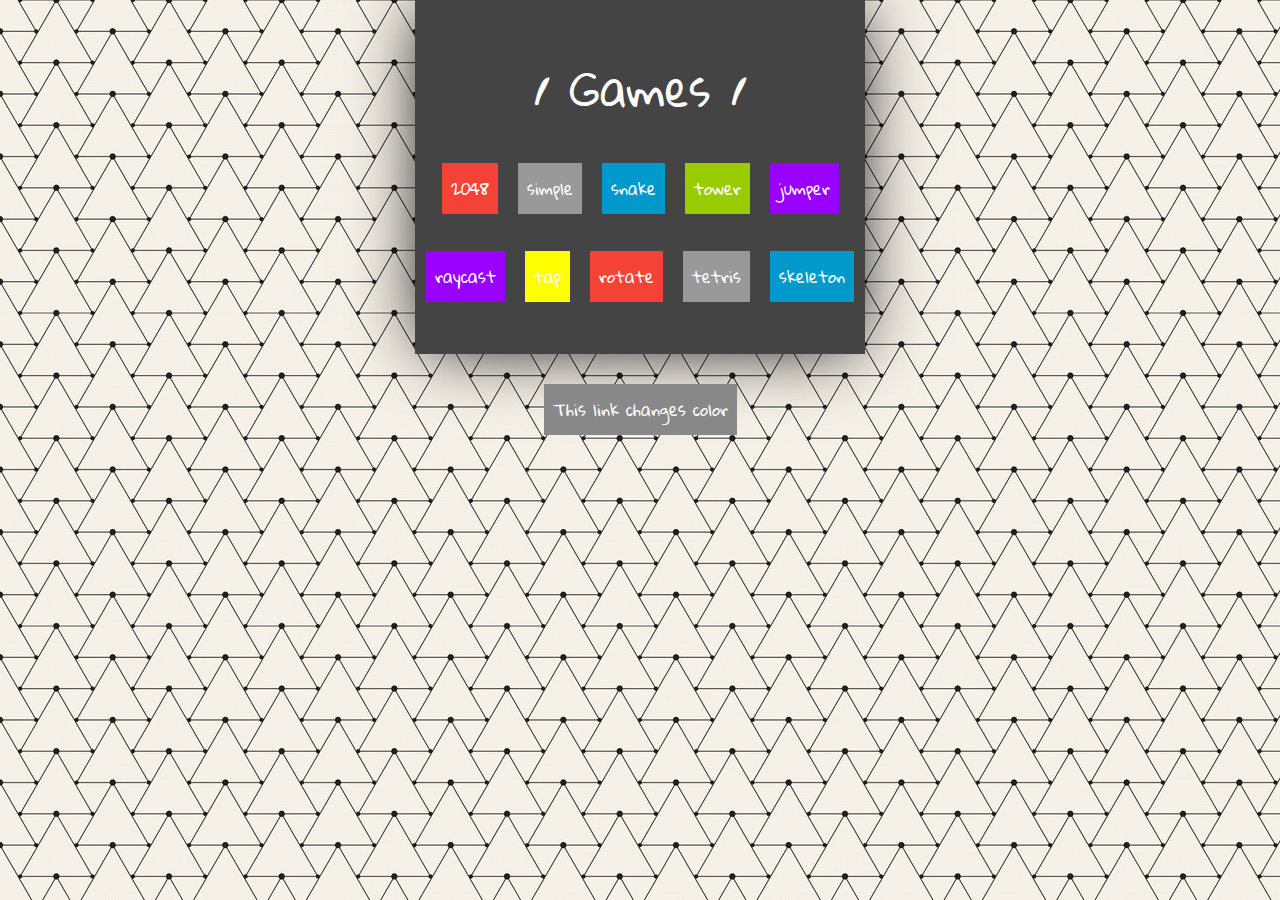
<file: index.html>
﻿<!DOCTYPE html>
<html><head><meta http-equiv="Content-Type" content="text/html; charset=UTF-8">


      <title>test</title>


<meta name="keywords" content="test"/>
<meta name="description" content="test" />  
<meta name="viewport" content="width=device-width, initial-scale=1.0" />

<link href="https://fonts.googleapis.com/css?family=Gloria+Hallelujah" rel="stylesheet">

<style>


* {
    margin: 0;
    padding: 0;
}

body, html {
    height: 100%;
	    background-image: url(fon.jpg);
		color: #fff;
}

a:link, a:visited {

    color: white;
    padding: 9px 9px;
    text-align: center;
    text-decoration: none;
    display: inline-block;
	font-size: 16px;
}

a.bin1:hover, a.bin1:active, a.bin1:link {
    background-color: #f44336;}
a.bin2:hover, a.bin2:active, a.bin2:link{
    background-color: #999;}
a.bin3:hover, a.bin3:active, a.bin3:link{
    background-color: #0099cc;}
a.bin4:hover, a.bin4:active, a.bin4:link {
    background-color: #99cc00;}
a.bin5:hover, a.bin5:active, a.bin5:link {
    background-color: #9900ff;}	
a.bin6:hover, a.bin6:active, a.bin6:link {
    background-color: #9900ff;}	
a.bin7:hover, a.bin7:active, a.bin7:link {
    background-color: #ffff00;}

	
a.ex1:hover, a.ex1:active, a.ex1:link{background-color: #888;}	
	
	
.container {
	margin: 0 auto;
    height: 100%;
	text-align: center;
	font-size: 44px;
	font-family: 'Gloria Hallelujah', cursive;

}

.container p {
	margin: 0 auto;
    width: 450px;
    padding: 45px 0px;
    background-color: #444;
		-webkit-box-shadow: 0px 0px 67px -9px rgba(0,0,0,1);
-moz-box-shadow: 0px 0px 67px -9px rgba(0,0,0,1);
box-shadow: 0px 0px 67px -9px rgba(0,0,0,1);

}



@media screen and (min-width:300px) and (max-width:550px) {

.container {
    width: 100%;
}
.container p {
    width: 100%;
    padding: 15px 0px;
}

}




</style>



</head>
<body>




<div class="container">
<!-- Любой код -->
  <div>
    <p>/ Games /<br>

<a class="bin1" href="/2048">2048</a>
<a class="bin2" href="/simple" >simple</a>
<a class="bin3" href="/snake" >snake</a>
<a class="bin4" href="/tower" >tower</a>
<a class="bin5" href="/jumper" >jumper</a>
<a class="bin6" href="/raycast" >raycast</a>
<a class="bin7" href="/tap" >tap</a>
<a class="bin1" href="/rotate" >rotate</a>
<a class="bin2" href="/tetris" >tetris</a>
<a class="bin3" href="/skeleton" >skeleton</a>
</p>


<a class="ex1" href="default.asp">This link changes color</a>



</div>
</div>


    
</body>
</html>
</file>
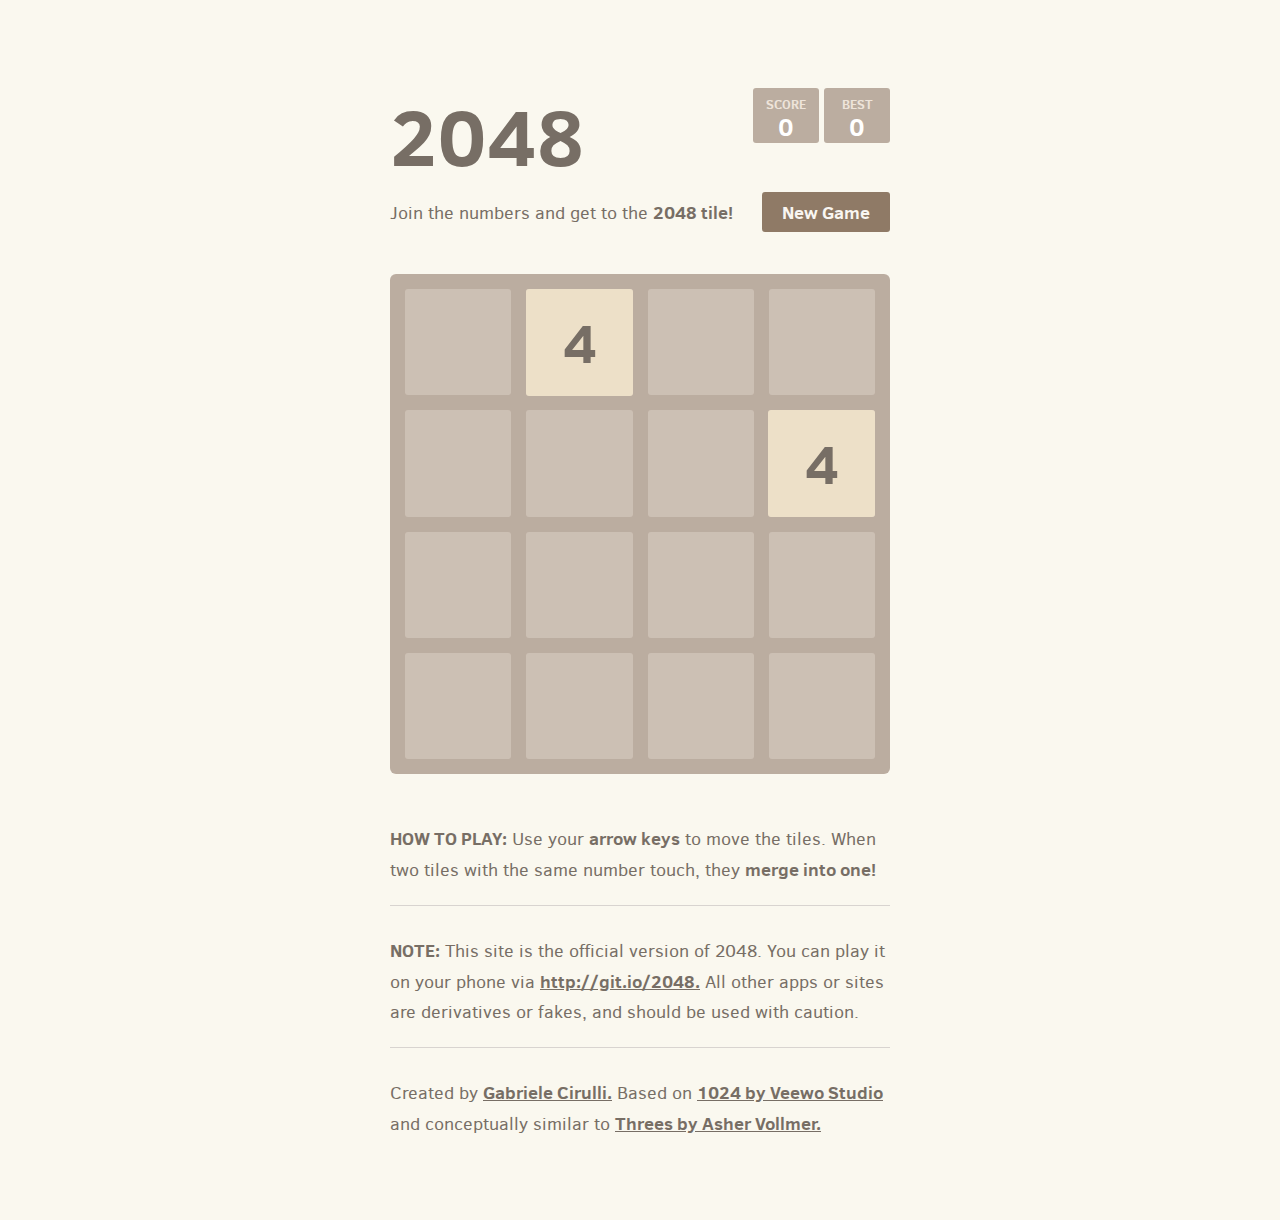
<file: 2048/index.html>
<!DOCTYPE html>
<html>
<head>
  <meta charset="utf-8">
  <title>2048</title>

  <link href="style/main.css" rel="stylesheet" type="text/css">
  <link rel="shortcut icon" href="favicon.ico">
  <link rel="apple-touch-icon" href="meta/apple-touch-icon.png">
  <link rel="apple-touch-startup-image" href="meta/apple-touch-startup-image-640x1096.png" media="(device-width: 320px) and (device-height: 568px) and (-webkit-device-pixel-ratio: 2)"> <!-- iPhone 5+ -->
  <link rel="apple-touch-startup-image" href="meta/apple-touch-startup-image-640x920.png"  media="(device-width: 320px) and (device-height: 480px) and (-webkit-device-pixel-ratio: 2)"> <!-- iPhone, retina -->
  <meta name="apple-mobile-web-app-capable" content="yes">
  <meta name="apple-mobile-web-app-status-bar-style" content="black">

  <meta name="HandheldFriendly" content="True">
  <meta name="MobileOptimized" content="320">
  <meta name="viewport" content="width=device-width, target-densitydpi=160dpi, initial-scale=1.0, maximum-scale=1, user-scalable=no, minimal-ui">
</head>
<body>
  <div class="container">
    <div class="heading">
      <h1 class="title">2048</h1>
      <div class="scores-container">
        <div class="score-container">0</div>
        <div class="best-container">0</div>
      </div>
    </div>

    <div class="above-game">
      <p class="game-intro">Join the numbers and get to the <strong>2048 tile!</strong></p>
      <a class="restart-button">New Game</a>
    </div>

    <div class="game-container">
      <div class="game-message">
        <p></p>
        <div class="lower">
	        <a class="keep-playing-button">Keep going</a>
          <a class="retry-button">Try again</a>
        </div>
      </div>

      <div class="grid-container">
        <div class="grid-row">
          <div class="grid-cell"></div>
          <div class="grid-cell"></div>
          <div class="grid-cell"></div>
          <div class="grid-cell"></div>
        </div>
        <div class="grid-row">
          <div class="grid-cell"></div>
          <div class="grid-cell"></div>
          <div class="grid-cell"></div>
          <div class="grid-cell"></div>
        </div>
        <div class="grid-row">
          <div class="grid-cell"></div>
          <div class="grid-cell"></div>
          <div class="grid-cell"></div>
          <div class="grid-cell"></div>
        </div>
        <div class="grid-row">
          <div class="grid-cell"></div>
          <div class="grid-cell"></div>
          <div class="grid-cell"></div>
          <div class="grid-cell"></div>
        </div>
      </div>

      <div class="tile-container">

      </div>
    </div>

    <p class="game-explanation">
      <strong class="important">How to play:</strong> Use your <strong>arrow keys</strong> to move the tiles. When two tiles with the same number touch, they <strong>merge into one!</strong>
    </p>
    <hr>
    <p>
    <strong class="important">Note:</strong> This site is the official version of 2048. You can play it on your phone via <a href="http://git.io/2048">http://git.io/2048.</a> All other apps or sites are derivatives or fakes, and should be used with caution.
    </p>
    <hr>
    <p>
    Created by <a href="http://gabrielecirulli.com" target="_blank">Gabriele Cirulli.</a> Based on <a href="https://itunes.apple.com/us/app/1024!/id823499224" target="_blank">1024 by Veewo Studio</a> and conceptually similar to <a href="http://asherv.com/threes/" target="_blank">Threes by Asher Vollmer.</a>
    </p>
  </div>

  <script src="js/bind_polyfill.js"></script>
  <script src="js/classlist_polyfill.js"></script>
  <script src="js/animframe_polyfill.js"></script>
  <script src="js/keyboard_input_manager.js"></script>
  <script src="js/html_actuator.js"></script>
  <script src="js/grid.js"></script>
  <script src="js/tile.js"></script>
  <script src="js/local_storage_manager.js"></script>
  <script src="js/game_manager.js"></script>
  <script src="js/application.js"></script>
</body>
</html>
</file>
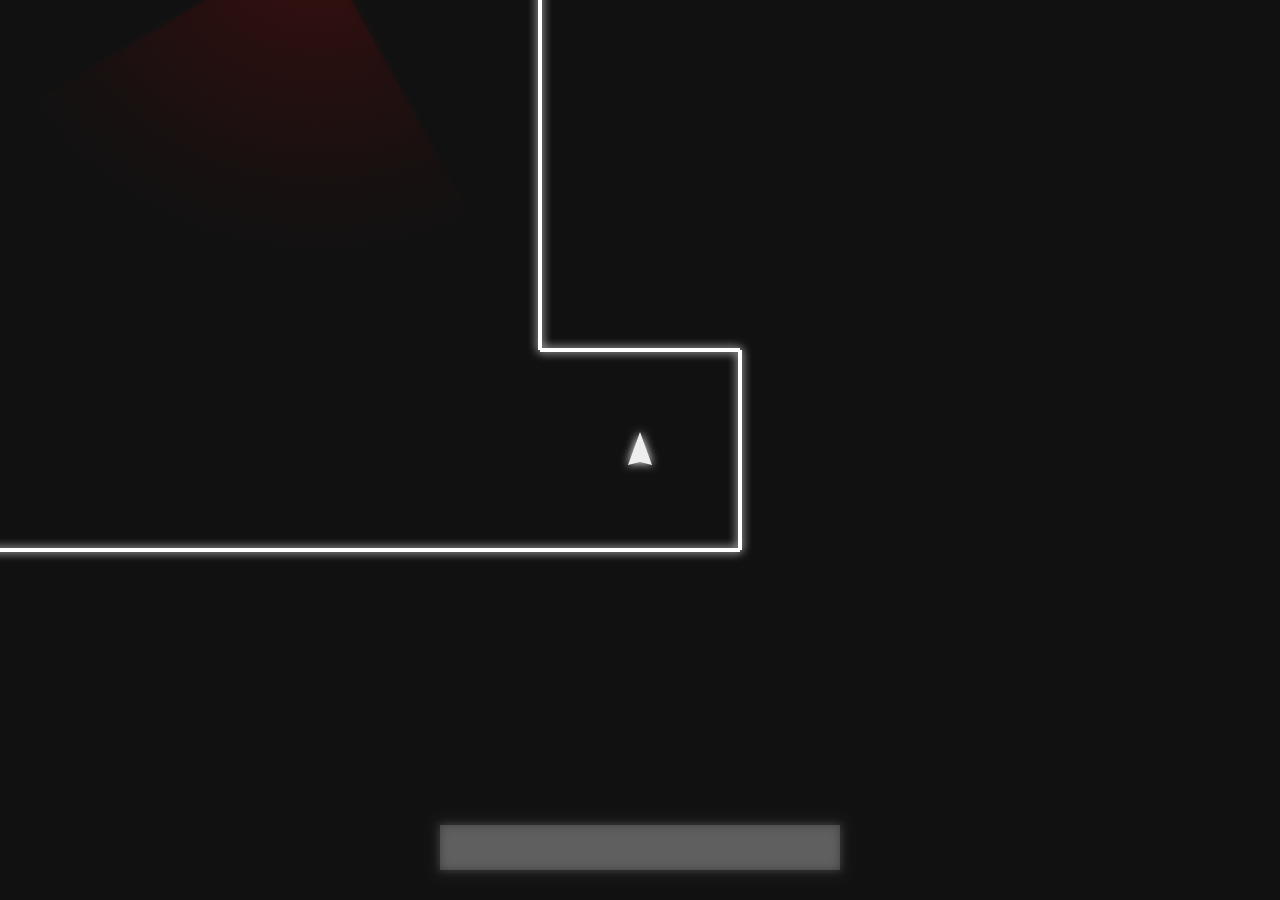
<file: raycast/index.html>
<!DOCTYPE html>
<html lang="en" >

<head>
  <meta charset="UTF-8">
  <title>Raycast Physics Demo Game</title>
  
  
  
      <link rel="stylesheet" href="css/style.css">

  
</head>

<body>

  <body>

<canvas id="game"></canvas>
  
</body>
  
  

    <script  src="js/index.js"></script>




</body>

</html>
</file>
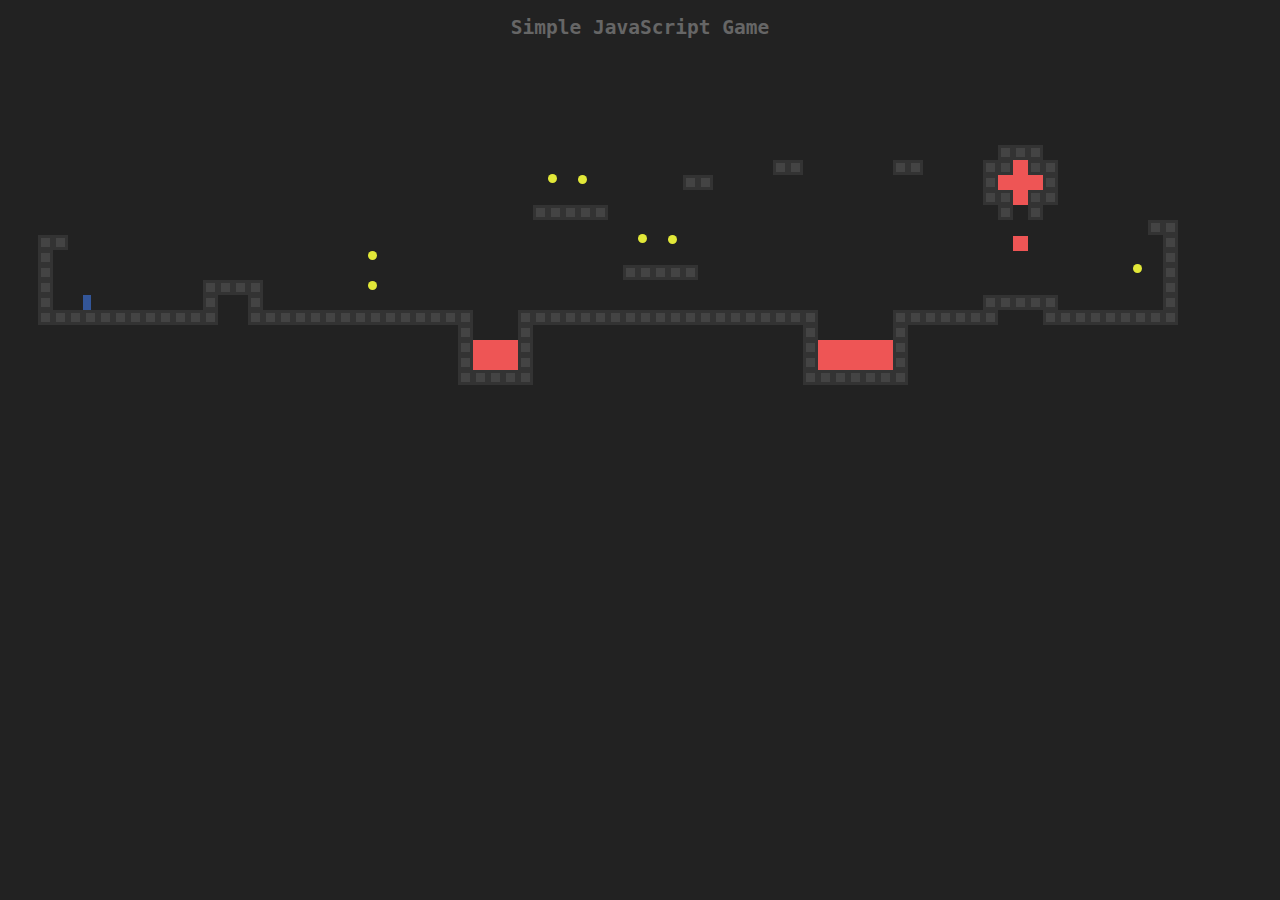
<file: simple/index.html>
<!DOCTYPE html>
<html lang="en" >

<head>
  <meta charset="UTF-8">
  <title>game</title>
  
  
  
      <link rel="stylesheet" href="css/style.css">

  
</head>

<body>

  
<h2>Simple JavaScript Game</h2>
  
  

    <script  src="js/index.js"></script>




</body>

</html>
</file>
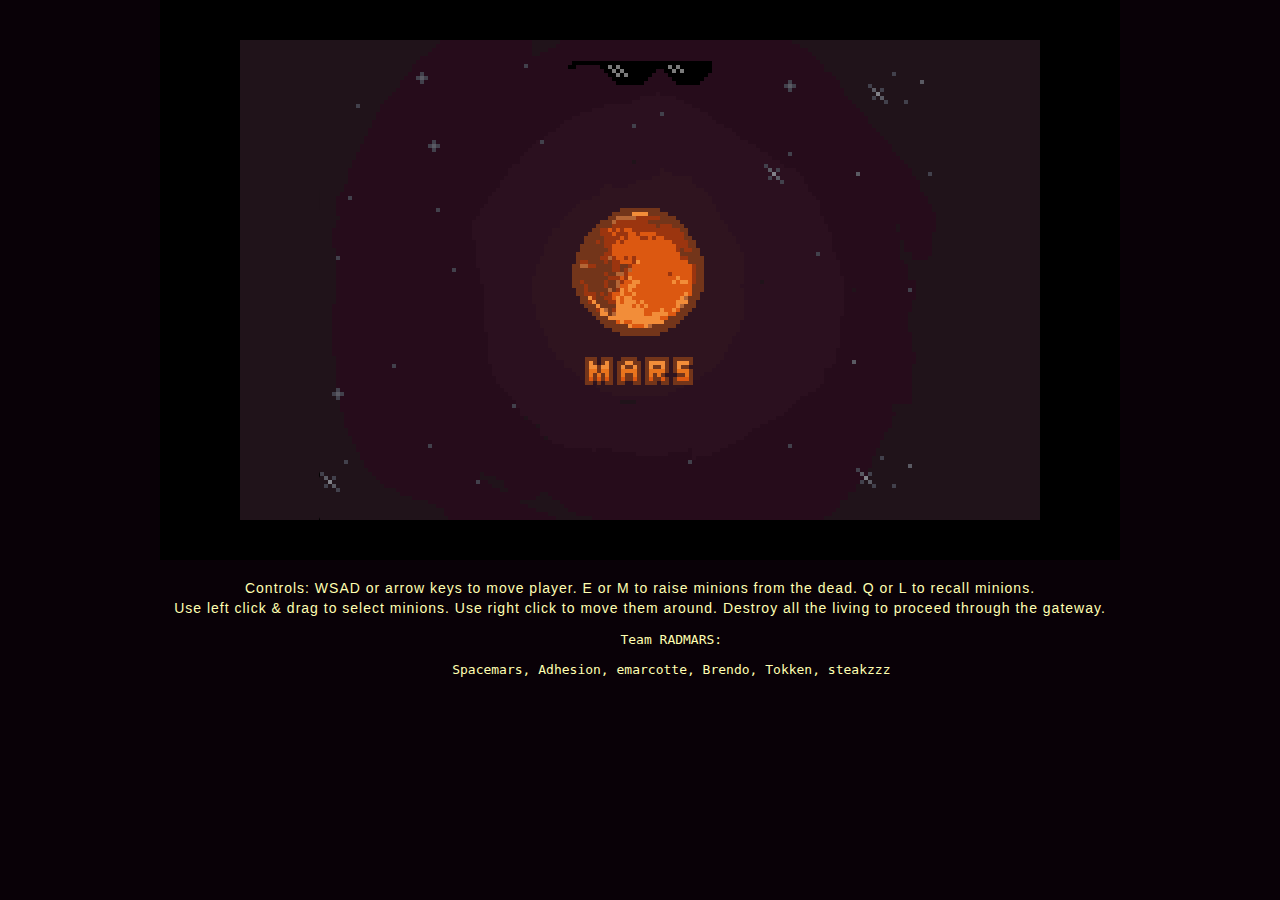
<file: skeleton/index.html>
<!DOCTYPE HTML>
<html>
    <head>
        <title>MICROMANCER by RADMARS</title>
        <meta charset='utf-8' />
        <script type="text/javascript" src="libs/melonJS-1.0.2.js"></script>
        <script type="text/javascript" src="libs/debugPanel.js"></script>

        <script type="text/javascript" src="src/RadMars.js"></script>
        <script type="text/javascript" src="src/Unit.js"></script>
        <script type="text/javascript" src="src/GameResources.js"></script>

        <script type="text/javascript" src="src/Pickups.js"></script>
        <script type="text/javascript" src="src/Particles.js"></script>
        <script type="text/javascript" src="src/Screens.js"></script>
        <script type="text/javascript" src="src/Baddies.js"></script>
        <script type="text/javascript" src="src/Player.js"></script>
        <script type="text/javascript" src="src/Bullets.js"></script>

        <script type="text/javascript" src="src/LD33.js"></script>
        <style type='text/css'>
            * { text-align: center }
            body {
                width: 100%;
                height: 100%;
                padding: 0;
                margin: 0;
                background-color:#090107;
                color:#ffffb1;
                font-family:"Arial", Arial, sans-serif;

            }
            p {
                font-size:14px;
                letter-spacing:1px;
                line-height:20px;
            }
			
			#canvas {
                text-align: center;
                margin: 0 auto;
                width: 1000px;
            }
        </style>
    </head>
    <body>

        <div id='canvas'>
        </div>
        <p>Controls: WSAD or arrow keys to move player. E or M to raise minions from the dead. Q or L to recall minions.<br/>
            Use left click & drag to select minions. Use right click to move
            them around. Destroy all the living to proceed through the gateway.</p>

        <pre>
        Team RADMARS:<br/>
        Spacemars, Adhesion, emarcotte, Brendo, Tokken, steakzzz
        </pre>

    </body>
</html>
</file>
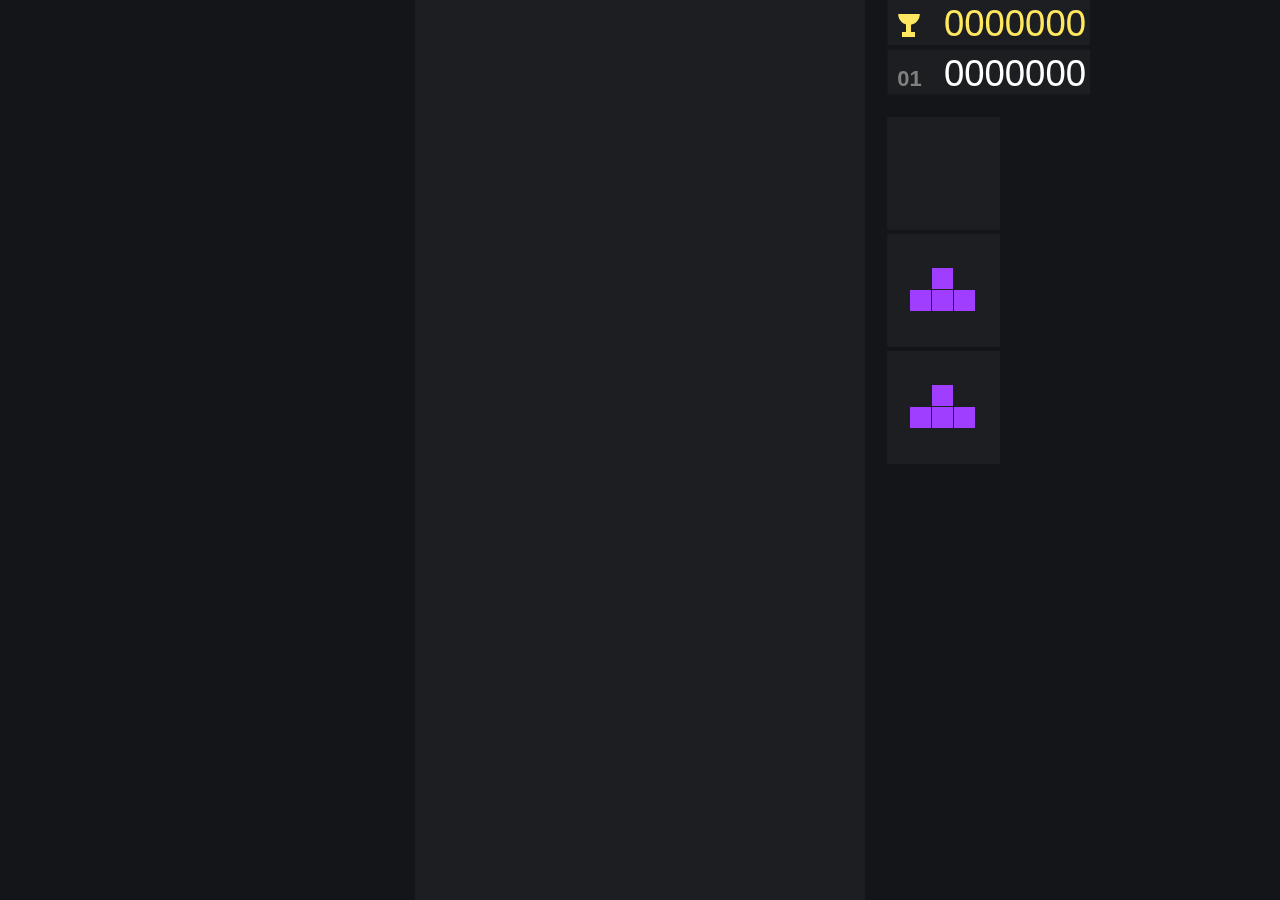
<file: tetris/index.html>
<!DOCTYPE html>
<html lang="en" >

<head>
  <meta charset="UTF-8">
  <title>Tetris</title>
  <link href='https://fonts.googleapis.com/css?family=Jura:500' rel='stylesheet' type='text/css'>
  
  
  
  
</head>

<body>

  
  
  

    <script  src="js/index.js"></script>




</body>

</html>
</file>
<file: 2048/style/main.css>
@import url(fonts/clear-sans.css);
html, body {
  margin: 0;
  padding: 0;
  background: #faf8ef;
  color: #776e65;
  font-family: "Clear Sans", "Helvetica Neue", Arial, sans-serif;
  font-size: 18px; }

body {
  margin: 80px 0; }

.heading:after {
  content: "";
  display: block;
  clear: both; }

h1.title {
  font-size: 80px;
  font-weight: bold;
  margin: 0;
  display: block;
  float: left; }

@-webkit-keyframes move-up {
  0% {
    top: 25px;
    opacity: 1; }

  100% {
    top: -50px;
    opacity: 0; } }
@-moz-keyframes move-up {
  0% {
    top: 25px;
    opacity: 1; }

  100% {
    top: -50px;
    opacity: 0; } }
@keyframes move-up {
  0% {
    top: 25px;
    opacity: 1; }

  100% {
    top: -50px;
    opacity: 0; } }
.scores-container {
  float: right;
  text-align: right; }

.score-container, .best-container {
  position: relative;
  display: inline-block;
  background: #bbada0;
  padding: 15px 25px;
  font-size: 25px;
  height: 25px;
  line-height: 47px;
  font-weight: bold;
  border-radius: 3px;
  color: white;
  margin-top: 8px;
  text-align: center; }
  .score-container:after, .best-container:after {
    position: absolute;
    width: 100%;
    top: 10px;
    left: 0;
    text-transform: uppercase;
    font-size: 13px;
    line-height: 13px;
    text-align: center;
    color: #eee4da; }
  .score-container .score-addition, .best-container .score-addition {
    position: absolute;
    right: 30px;
    color: red;
    font-size: 25px;
    line-height: 25px;
    font-weight: bold;
    color: rgba(119, 110, 101, 0.9);
    z-index: 100;
    -webkit-animation: move-up 600ms ease-in;
    -moz-animation: move-up 600ms ease-in;
    animation: move-up 600ms ease-in;
    -webkit-animation-fill-mode: both;
    -moz-animation-fill-mode: both;
    animation-fill-mode: both; }

.score-container:after {
  content: "Score"; }

.best-container:after {
  content: "Best"; }

p {
  margin-top: 0;
  margin-bottom: 10px;
  line-height: 1.65; }

a {
  color: #776e65;
  font-weight: bold;
  text-decoration: underline;
  cursor: pointer; }

strong.important {
  text-transform: uppercase; }

hr {
  border: none;
  border-bottom: 1px solid #d8d4d0;
  margin-top: 20px;
  margin-bottom: 30px; }

.container {
  width: 500px;
  margin: 0 auto; }

@-webkit-keyframes fade-in {
  0% {
    opacity: 0; }

  100% {
    opacity: 1; } }
@-moz-keyframes fade-in {
  0% {
    opacity: 0; }

  100% {
    opacity: 1; } }
@keyframes fade-in {
  0% {
    opacity: 0; }

  100% {
    opacity: 1; } }
.game-container {
  margin-top: 40px;
  position: relative;
  padding: 15px;
  cursor: default;
  -webkit-touch-callout: none;
  -ms-touch-callout: none;
  -webkit-user-select: none;
  -moz-user-select: none;
  -ms-user-select: none;
  -ms-touch-action: none;
  touch-action: none;
  background: #bbada0;
  border-radius: 6px;
  width: 500px;
  height: 500px;
  -webkit-box-sizing: border-box;
  -moz-box-sizing: border-box;
  box-sizing: border-box; }
  .game-container .game-message {
    display: none;
    position: absolute;
    top: 0;
    right: 0;
    bottom: 0;
    left: 0;
    background: rgba(238, 228, 218, 0.5);
    z-index: 100;
    text-align: center;
    -webkit-animation: fade-in 800ms ease 1200ms;
    -moz-animation: fade-in 800ms ease 1200ms;
    animation: fade-in 800ms ease 1200ms;
    -webkit-animation-fill-mode: both;
    -moz-animation-fill-mode: both;
    animation-fill-mode: both; }
    .game-container .game-message p {
      font-size: 60px;
      font-weight: bold;
      height: 60px;
      line-height: 60px;
      margin-top: 222px; }
    .game-container .game-message .lower {
      display: block;
      margin-top: 59px; }
    .game-container .game-message a {
      display: inline-block;
      background: #8f7a66;
      border-radius: 3px;
      padding: 0 20px;
      text-decoration: none;
      color: #f9f6f2;
      height: 40px;
      line-height: 42px;
      margin-left: 9px; }
      .game-container .game-message a.keep-playing-button {
        display: none; }
    .game-container .game-message.game-won {
      background: rgba(237, 194, 46, 0.5);
      color: #f9f6f2; }
      .game-container .game-message.game-won a.keep-playing-button {
        display: inline-block; }
    .game-container .game-message.game-won, .game-container .game-message.game-over {
      display: block; }

.grid-container {
  position: absolute;
  z-index: 1; }

.grid-row {
  margin-bottom: 15px; }
  .grid-row:last-child {
    margin-bottom: 0; }
  .grid-row:after {
    content: "";
    display: block;
    clear: both; }

.grid-cell {
  width: 106.25px;
  height: 106.25px;
  margin-right: 15px;
  float: left;
  border-radius: 3px;
  background: rgba(238, 228, 218, 0.35); }
  .grid-cell:last-child {
    margin-right: 0; }

.tile-container {
  position: absolute;
  z-index: 2; }

.tile, .tile .tile-inner {
  width: 107px;
  height: 107px;
  line-height: 107px; }
.tile.tile-position-1-1 {
  -webkit-transform: translate(0px, 0px);
  -moz-transform: translate(0px, 0px);
  -ms-transform: translate(0px, 0px);
  transform: translate(0px, 0px); }
.tile.tile-position-1-2 {
  -webkit-transform: translate(0px, 121px);
  -moz-transform: translate(0px, 121px);
  -ms-transform: translate(0px, 121px);
  transform: translate(0px, 121px); }
.tile.tile-position-1-3 {
  -webkit-transform: translate(0px, 242px);
  -moz-transform: translate(0px, 242px);
  -ms-transform: translate(0px, 242px);
  transform: translate(0px, 242px); }
.tile.tile-position-1-4 {
  -webkit-transform: translate(0px, 363px);
  -moz-transform: translate(0px, 363px);
  -ms-transform: translate(0px, 363px);
  transform: translate(0px, 363px); }
.tile.tile-position-2-1 {
  -webkit-transform: translate(121px, 0px);
  -moz-transform: translate(121px, 0px);
  -ms-transform: translate(121px, 0px);
  transform: translate(121px, 0px); }
.tile.tile-position-2-2 {
  -webkit-transform: translate(121px, 121px);
  -moz-transform: translate(121px, 121px);
  -ms-transform: translate(121px, 121px);
  transform: translate(121px, 121px); }
.tile.tile-position-2-3 {
  -webkit-transform: translate(121px, 242px);
  -moz-transform: translate(121px, 242px);
  -ms-transform: translate(121px, 242px);
  transform: translate(121px, 242px); }
.tile.tile-position-2-4 {
  -webkit-transform: translate(121px, 363px);
  -moz-transform: translate(121px, 363px);
  -ms-transform: translate(121px, 363px);
  transform: translate(121px, 363px); }
.tile.tile-position-3-1 {
  -webkit-transform: translate(242px, 0px);
  -moz-transform: translate(242px, 0px);
  -ms-transform: translate(242px, 0px);
  transform: translate(242px, 0px); }
.tile.tile-position-3-2 {
  -webkit-transform: translate(242px, 121px);
  -moz-transform: translate(242px, 121px);
  -ms-transform: translate(242px, 121px);
  transform: translate(242px, 121px); }
.tile.tile-position-3-3 {
  -webkit-transform: translate(242px, 242px);
  -moz-transform: translate(242px, 242px);
  -ms-transform: translate(242px, 242px);
  transform: translate(242px, 242px); }
.tile.tile-position-3-4 {
  -webkit-transform: translate(242px, 363px);
  -moz-transform: translate(242px, 363px);
  -ms-transform: translate(242px, 363px);
  transform: translate(242px, 363px); }
.tile.tile-position-4-1 {
  -webkit-transform: translate(363px, 0px);
  -moz-transform: translate(363px, 0px);
  -ms-transform: translate(363px, 0px);
  transform: translate(363px, 0px); }
.tile.tile-position-4-2 {
  -webkit-transform: translate(363px, 121px);
  -moz-transform: translate(363px, 121px);
  -ms-transform: translate(363px, 121px);
  transform: translate(363px, 121px); }
.tile.tile-position-4-3 {
  -webkit-transform: translate(363px, 242px);
  -moz-transform: translate(363px, 242px);
  -ms-transform: translate(363px, 242px);
  transform: translate(363px, 242px); }
.tile.tile-position-4-4 {
  -webkit-transform: translate(363px, 363px);
  -moz-transform: translate(363px, 363px);
  -ms-transform: translate(363px, 363px);
  transform: translate(363px, 363px); }

.tile {
  position: absolute;
  -webkit-transition: 100ms ease-in-out;
  -moz-transition: 100ms ease-in-out;
  transition: 100ms ease-in-out;
  -webkit-transition-property: -webkit-transform;
  -moz-transition-property: -moz-transform;
  transition-property: transform; }
  .tile .tile-inner {
    border-radius: 3px;
    background: #eee4da;
    text-align: center;
    font-weight: bold;
    z-index: 10;
    font-size: 55px; }
  .tile.tile-2 .tile-inner {
    background: #eee4da;
    box-shadow: 0 0 30px 10px rgba(243, 215, 116, 0), inset 0 0 0 1px rgba(255, 255, 255, 0); }
  .tile.tile-4 .tile-inner {
    background: #ede0c8;
    box-shadow: 0 0 30px 10px rgba(243, 215, 116, 0), inset 0 0 0 1px rgba(255, 255, 255, 0); }
  .tile.tile-8 .tile-inner {
    color: #f9f6f2;
    background: #f2b179; }
  .tile.tile-16 .tile-inner {
    color: #f9f6f2;
    background: #f59563; }
  .tile.tile-32 .tile-inner {
    color: #f9f6f2;
    background: #f67c5f; }
  .tile.tile-64 .tile-inner {
    color: #f9f6f2;
    background: #f65e3b; }
  .tile.tile-128 .tile-inner {
    color: #f9f6f2;
    background: #edcf72;
    box-shadow: 0 0 30px 10px rgba(243, 215, 116, 0.2381), inset 0 0 0 1px rgba(255, 255, 255, 0.14286);
    font-size: 45px; }
    @media screen and (max-width: 520px) {
      .tile.tile-128 .tile-inner {
        font-size: 25px; } }
  .tile.tile-256 .tile-inner {
    color: #f9f6f2;
    background: #edcc61;
    box-shadow: 0 0 30px 10px rgba(243, 215, 116, 0.31746), inset 0 0 0 1px rgba(255, 255, 255, 0.19048);
    font-size: 45px; }
    @media screen and (max-width: 520px) {
      .tile.tile-256 .tile-inner {
        font-size: 25px; } }
  .tile.tile-512 .tile-inner {
    color: #f9f6f2;
    background: #edc850;
    box-shadow: 0 0 30px 10px rgba(243, 215, 116, 0.39683), inset 0 0 0 1px rgba(255, 255, 255, 0.2381);
    font-size: 45px; }
    @media screen and (max-width: 520px) {
      .tile.tile-512 .tile-inner {
        font-size: 25px; } }
  .tile.tile-1024 .tile-inner {
    color: #f9f6f2;
    background: #edc53f;
    box-shadow: 0 0 30px 10px rgba(243, 215, 116, 0.47619), inset 0 0 0 1px rgba(255, 255, 255, 0.28571);
    font-size: 35px; }
    @media screen and (max-width: 520px) {
      .tile.tile-1024 .tile-inner {
        font-size: 15px; } }
  .tile.tile-2048 .tile-inner {
    color: #f9f6f2;
    background: #edc22e;
    box-shadow: 0 0 30px 10px rgba(243, 215, 116, 0.55556), inset 0 0 0 1px rgba(255, 255, 255, 0.33333);
    font-size: 35px; }
    @media screen and (max-width: 520px) {
      .tile.tile-2048 .tile-inner {
        font-size: 15px; } }
  .tile.tile-super .tile-inner {
    color: #f9f6f2;
    background: #3c3a32;
    font-size: 30px; }
    @media screen and (max-width: 520px) {
      .tile.tile-super .tile-inner {
        font-size: 10px; } }

@-webkit-keyframes appear {
  0% {
    opacity: 0;
    -webkit-transform: scale(0);
    -moz-transform: scale(0);
    -ms-transform: scale(0);
    transform: scale(0); }

  100% {
    opacity: 1;
    -webkit-transform: scale(1);
    -moz-transform: scale(1);
    -ms-transform: scale(1);
    transform: scale(1); } }
@-moz-keyframes appear {
  0% {
    opacity: 0;
    -webkit-transform: scale(0);
    -moz-transform: scale(0);
    -ms-transform: scale(0);
    transform: scale(0); }

  100% {
    opacity: 1;
    -webkit-transform: scale(1);
    -moz-transform: scale(1);
    -ms-transform: scale(1);
    transform: scale(1); } }
@keyframes appear {
  0% {
    opacity: 0;
    -webkit-transform: scale(0);
    -moz-transform: scale(0);
    -ms-transform: scale(0);
    transform: scale(0); }

  100% {
    opacity: 1;
    -webkit-transform: scale(1);
    -moz-transform: scale(1);
    -ms-transform: scale(1);
    transform: scale(1); } }
.tile-new .tile-inner {
  -webkit-animation: appear 200ms ease 100ms;
  -moz-animation: appear 200ms ease 100ms;
  animation: appear 200ms ease 100ms;
  -webkit-animation-fill-mode: backwards;
  -moz-animation-fill-mode: backwards;
  animation-fill-mode: backwards; }

@-webkit-keyframes pop {
  0% {
    -webkit-transform: scale(0);
    -moz-transform: scale(0);
    -ms-transform: scale(0);
    transform: scale(0); }

  50% {
    -webkit-transform: scale(1.2);
    -moz-transform: scale(1.2);
    -ms-transform: scale(1.2);
    transform: scale(1.2); }

  100% {
    -webkit-transform: scale(1);
    -moz-transform: scale(1);
    -ms-transform: scale(1);
    transform: scale(1); } }
@-moz-keyframes pop {
  0% {
    -webkit-transform: scale(0);
    -moz-transform: scale(0);
    -ms-transform: scale(0);
    transform: scale(0); }

  50% {
    -webkit-transform: scale(1.2);
    -moz-transform: scale(1.2);
    -ms-transform: scale(1.2);
    transform: scale(1.2); }

  100% {
    -webkit-transform: scale(1);
    -moz-transform: scale(1);
    -ms-transform: scale(1);
    transform: scale(1); } }
@keyframes pop {
  0% {
    -webkit-transform: scale(0);
    -moz-transform: scale(0);
    -ms-transform: scale(0);
    transform: scale(0); }

  50% {
    -webkit-transform: scale(1.2);
    -moz-transform: scale(1.2);
    -ms-transform: scale(1.2);
    transform: scale(1.2); }

  100% {
    -webkit-transform: scale(1);
    -moz-transform: scale(1);
    -ms-transform: scale(1);
    transform: scale(1); } }
.tile-merged .tile-inner {
  z-index: 20;
  -webkit-animation: pop 200ms ease 100ms;
  -moz-animation: pop 200ms ease 100ms;
  animation: pop 200ms ease 100ms;
  -webkit-animation-fill-mode: backwards;
  -moz-animation-fill-mode: backwards;
  animation-fill-mode: backwards; }

.above-game:after {
  content: "";
  display: block;
  clear: both; }

.game-intro {
  float: left;
  line-height: 42px;
  margin-bottom: 0; }

.restart-button {
  display: inline-block;
  background: #8f7a66;
  border-radius: 3px;
  padding: 0 20px;
  text-decoration: none;
  color: #f9f6f2;
  height: 40px;
  line-height: 42px;
  display: block;
  text-align: center;
  float: right; }

.game-explanation {
  margin-top: 50px; }

@media screen and (max-width: 520px) {
  html, body {
    font-size: 15px; }

  body {
    margin: 20px 0;
    padding: 0 20px; }

  h1.title {
    font-size: 27px;
    margin-top: 15px; }

  .container {
    width: 280px;
    margin: 0 auto; }

  .score-container, .best-container {
    margin-top: 0;
    padding: 15px 10px;
    min-width: 40px; }

  .heading {
    margin-bottom: 10px; }

  .game-intro {
    width: 55%;
    display: block;
    box-sizing: border-box;
    line-height: 1.65; }

  .restart-button {
    width: 42%;
    padding: 0;
    display: block;
    box-sizing: border-box;
    margin-top: 2px; }

  .game-container {
    margin-top: 17px;
    position: relative;
    padding: 10px;
    cursor: default;
    -webkit-touch-callout: none;
    -ms-touch-callout: none;
    -webkit-user-select: none;
    -moz-user-select: none;
    -ms-user-select: none;
    -ms-touch-action: none;
    touch-action: none;
    background: #bbada0;
    border-radius: 6px;
    width: 280px;
    height: 280px;
    -webkit-box-sizing: border-box;
    -moz-box-sizing: border-box;
    box-sizing: border-box; }
    .game-container .game-message {
      display: none;
      position: absolute;
      top: 0;
      right: 0;
      bottom: 0;
      left: 0;
      background: rgba(238, 228, 218, 0.5);
      z-index: 100;
      text-align: center;
      -webkit-animation: fade-in 800ms ease 1200ms;
      -moz-animation: fade-in 800ms ease 1200ms;
      animation: fade-in 800ms ease 1200ms;
      -webkit-animation-fill-mode: both;
      -moz-animation-fill-mode: both;
      animation-fill-mode: both; }
      .game-container .game-message p {
        font-size: 60px;
        font-weight: bold;
        height: 60px;
        line-height: 60px;
        margin-top: 222px; }
      .game-container .game-message .lower {
        display: block;
        margin-top: 59px; }
      .game-container .game-message a {
        display: inline-block;
        background: #8f7a66;
        border-radius: 3px;
        padding: 0 20px;
        text-decoration: none;
        color: #f9f6f2;
        height: 40px;
        line-height: 42px;
        margin-left: 9px; }
        .game-container .game-message a.keep-playing-button {
          display: none; }
      .game-container .game-message.game-won {
        background: rgba(237, 194, 46, 0.5);
        color: #f9f6f2; }
        .game-container .game-message.game-won a.keep-playing-button {
          display: inline-block; }
      .game-container .game-message.game-won, .game-container .game-message.game-over {
        display: block; }

  .grid-container {
    position: absolute;
    z-index: 1; }

  .grid-row {
    margin-bottom: 10px; }
    .grid-row:last-child {
      margin-bottom: 0; }
    .grid-row:after {
      content: "";
      display: block;
      clear: both; }

  .grid-cell {
    width: 57.5px;
    height: 57.5px;
    margin-right: 10px;
    float: left;
    border-radius: 3px;
    background: rgba(238, 228, 218, 0.35); }
    .grid-cell:last-child {
      margin-right: 0; }

  .tile-container {
    position: absolute;
    z-index: 2; }

  .tile, .tile .tile-inner {
    width: 58px;
    height: 58px;
    line-height: 58px; }
  .tile.tile-position-1-1 {
    -webkit-transform: translate(0px, 0px);
    -moz-transform: translate(0px, 0px);
    -ms-transform: translate(0px, 0px);
    transform: translate(0px, 0px); }
  .tile.tile-position-1-2 {
    -webkit-transform: translate(0px, 67px);
    -moz-transform: translate(0px, 67px);
    -ms-transform: translate(0px, 67px);
    transform: translate(0px, 67px); }
  .tile.tile-position-1-3 {
    -webkit-transform: translate(0px, 135px);
    -moz-transform: translate(0px, 135px);
    -ms-transform: translate(0px, 135px);
    transform: translate(0px, 135px); }
  .tile.tile-position-1-4 {
    -webkit-transform: translate(0px, 202px);
    -moz-transform: translate(0px, 202px);
    -ms-transform: translate(0px, 202px);
    transform: translate(0px, 202px); }
  .tile.tile-position-2-1 {
    -webkit-transform: translate(67px, 0px);
    -moz-transform: translate(67px, 0px);
    -ms-transform: translate(67px, 0px);
    transform: translate(67px, 0px); }
  .tile.tile-position-2-2 {
    -webkit-transform: translate(67px, 67px);
    -moz-transform: translate(67px, 67px);
    -ms-transform: translate(67px, 67px);
    transform: translate(67px, 67px); }
  .tile.tile-position-2-3 {
    -webkit-transform: translate(67px, 135px);
    -moz-transform: translate(67px, 135px);
    -ms-transform: translate(67px, 135px);
    transform: translate(67px, 135px); }
  .tile.tile-position-2-4 {
    -webkit-transform: translate(67px, 202px);
    -moz-transform: translate(67px, 202px);
    -ms-transform: translate(67px, 202px);
    transform: translate(67px, 202px); }
  .tile.tile-position-3-1 {
    -webkit-transform: translate(135px, 0px);
    -moz-transform: translate(135px, 0px);
    -ms-transform: translate(135px, 0px);
    transform: translate(135px, 0px); }
  .tile.tile-position-3-2 {
    -webkit-transform: translate(135px, 67px);
    -moz-transform: translate(135px, 67px);
    -ms-transform: translate(135px, 67px);
    transform: translate(135px, 67px); }
  .tile.tile-position-3-3 {
    -webkit-transform: translate(135px, 135px);
    -moz-transform: translate(135px, 135px);
    -ms-transform: translate(135px, 135px);
    transform: translate(135px, 135px); }
  .tile.tile-position-3-4 {
    -webkit-transform: translate(135px, 202px);
    -moz-transform: translate(135px, 202px);
    -ms-transform: translate(135px, 202px);
    transform: translate(135px, 202px); }
  .tile.tile-position-4-1 {
    -webkit-transform: translate(202px, 0px);
    -moz-transform: translate(202px, 0px);
    -ms-transform: translate(202px, 0px);
    transform: translate(202px, 0px); }
  .tile.tile-position-4-2 {
    -webkit-transform: translate(202px, 67px);
    -moz-transform: translate(202px, 67px);
    -ms-transform: translate(202px, 67px);
    transform: translate(202px, 67px); }
  .tile.tile-position-4-3 {
    -webkit-transform: translate(202px, 135px);
    -moz-transform: translate(202px, 135px);
    -ms-transform: translate(202px, 135px);
    transform: translate(202px, 135px); }
  .tile.tile-position-4-4 {
    -webkit-transform: translate(202px, 202px);
    -moz-transform: translate(202px, 202px);
    -ms-transform: translate(202px, 202px);
    transform: translate(202px, 202px); }

  .tile .tile-inner {
    font-size: 35px; }

  .game-message p {
    font-size: 30px !important;
    height: 30px !important;
    line-height: 30px !important;
    margin-top: 90px !important; }
  .game-message .lower {
    margin-top: 30px !important; } }
</file>
<file: raycast/css/style.css>
#game
{
  background: #111111;
  display:block;
}

body
{
  margin: 0px;
}
</file>
<file: simple/css/style.css>
body {
  background: #222;
}

h2 {
  color: #666;
  font-family: monospace;
  text-align: center;
}

.background {
  table-layout: fixed;
  border-spacing: 0;
}

.background td {
  padding: 0;
}

.lava, .actor {
  background: #e55;
}

.wall {
  background: #444;
  border: solid 3px #333;
  box-sizing: content-box;
}

.actor {
  position: absolute;
}

.coin {
  background: #e2e838;
  border-radius: 50%;
}

.player {
  background: #335699;
  box-shadow: none;
}

.lost .player {
  background: #a04040;
}

.won .player {
  background: green;
}

.game {
  position: relative;
  overflow: hidden;
}
</file>
